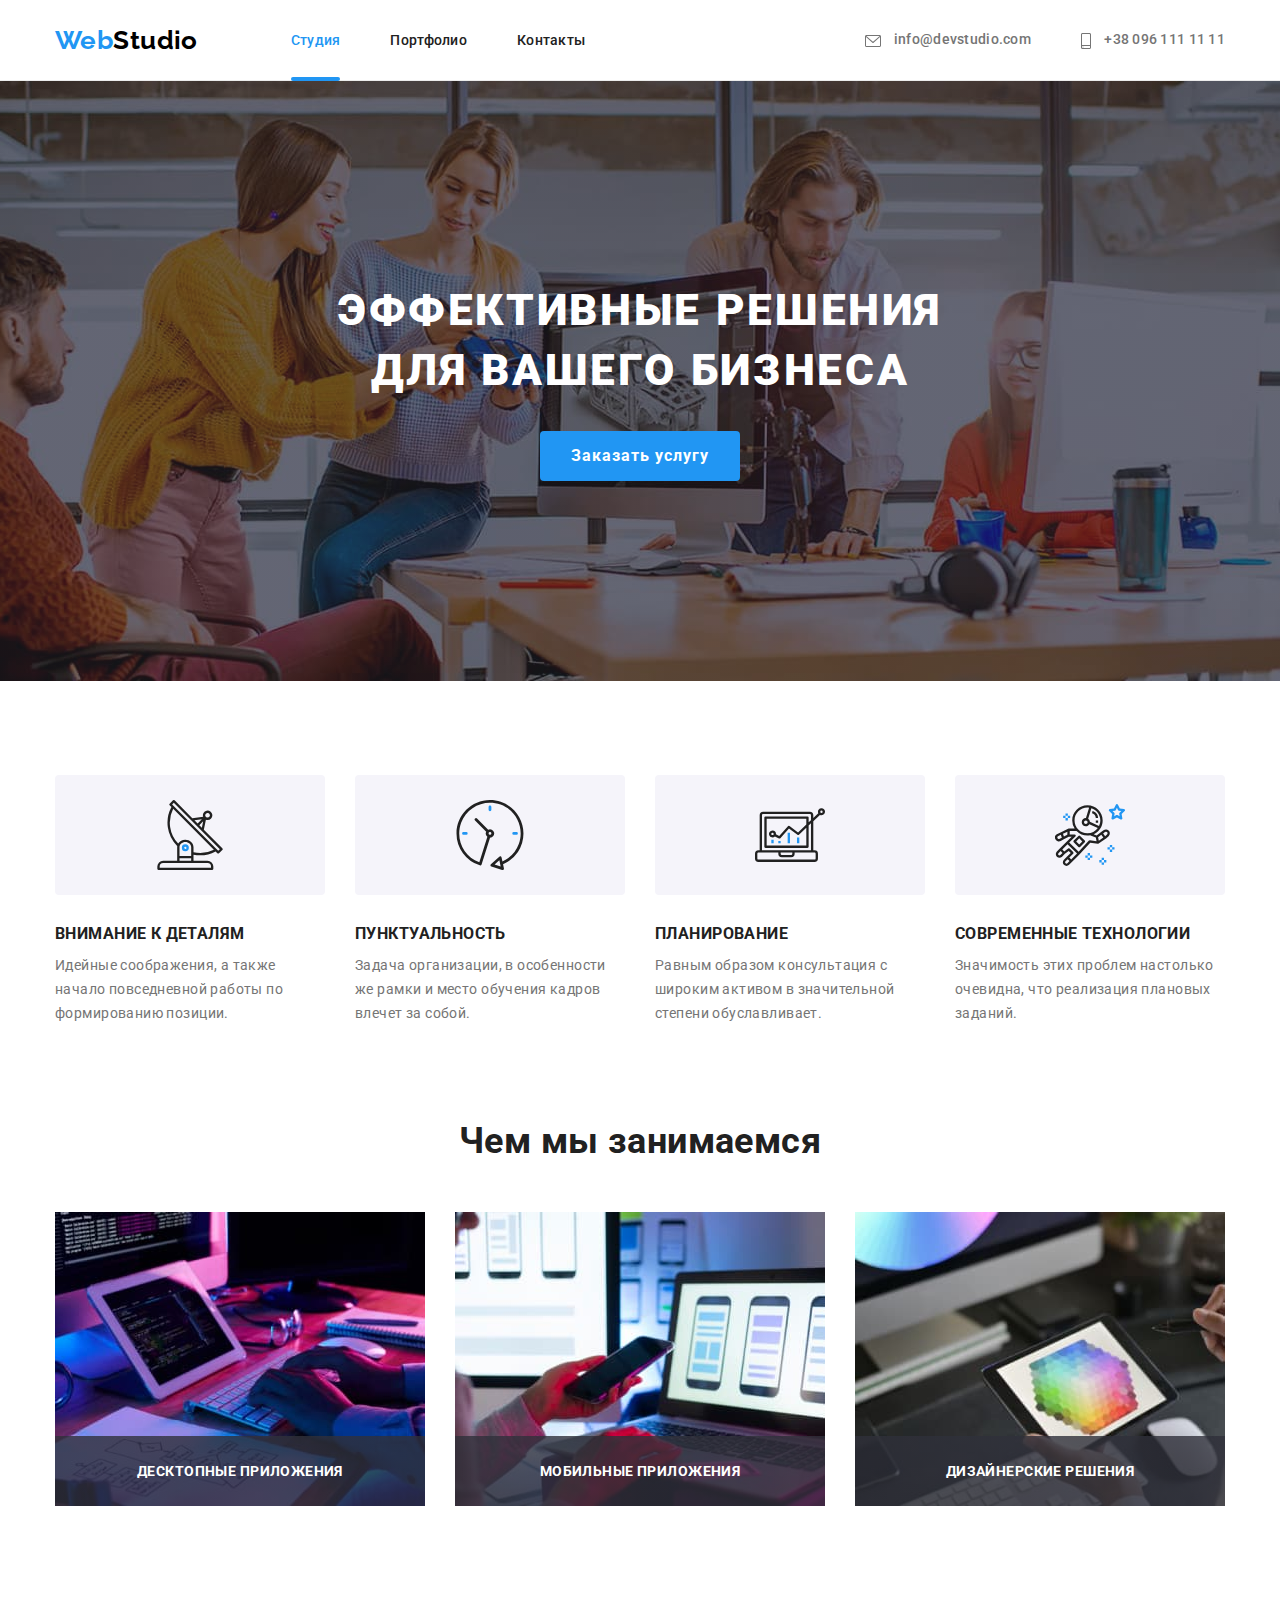
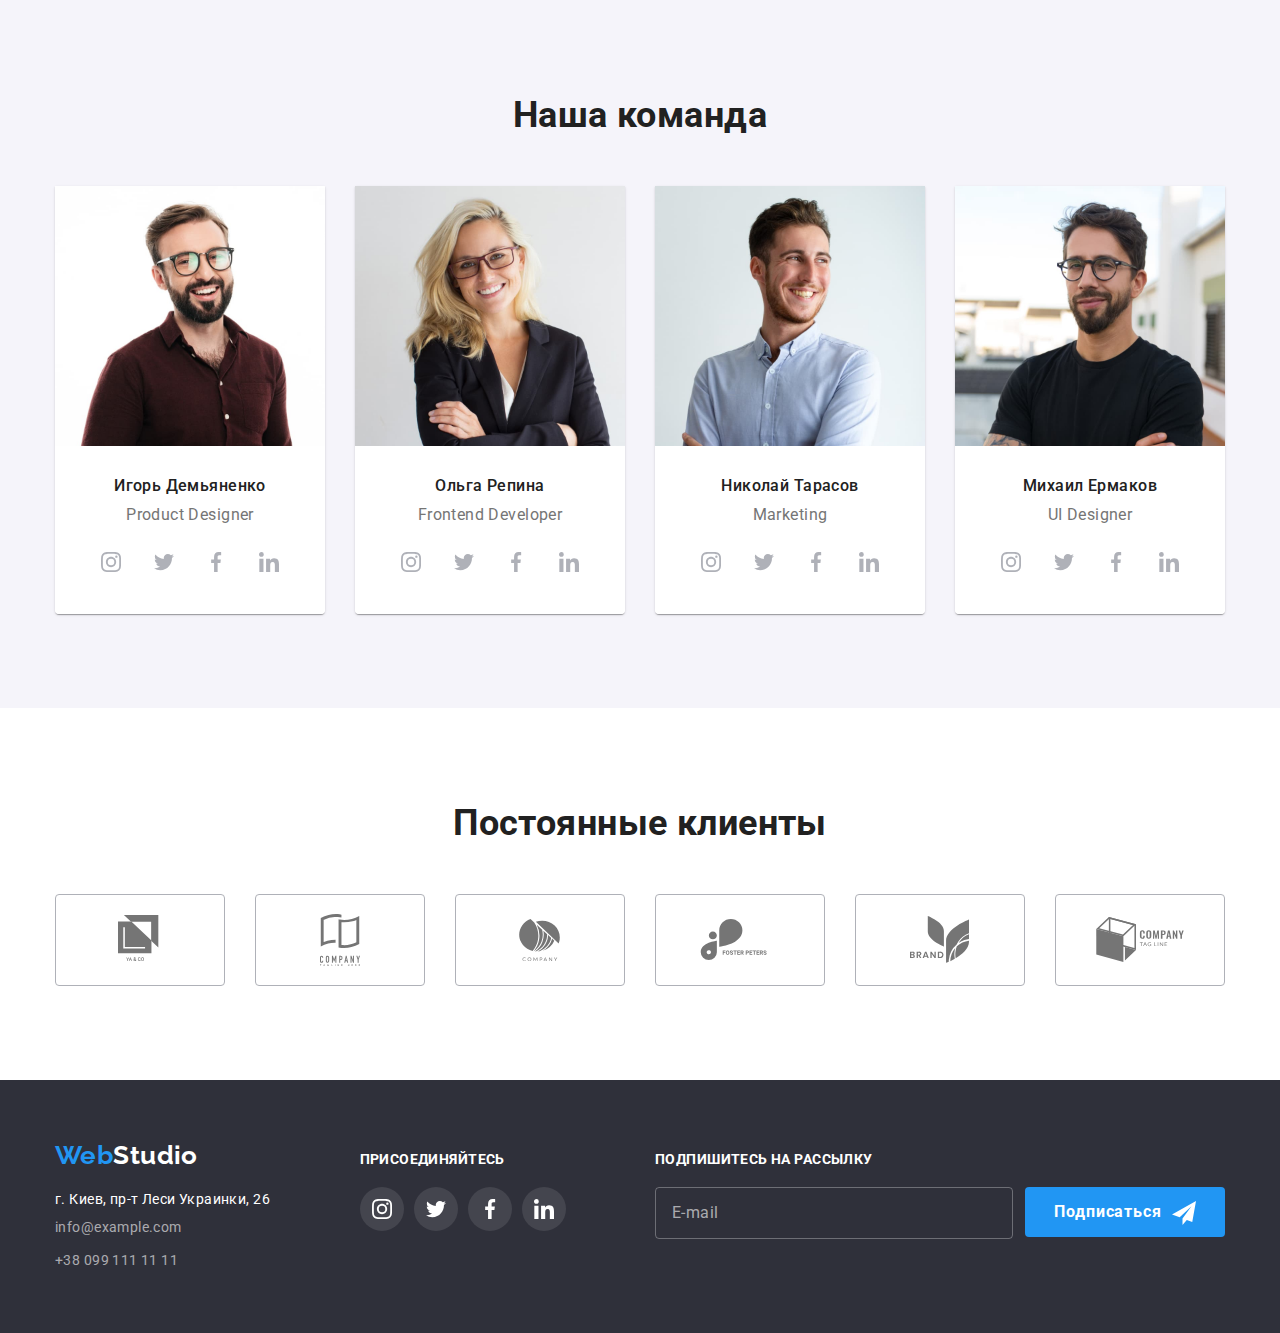
<file: index.html>
<!DOCTYPE html>
<html lang="ru">
  <head>
    <meta charset="UTF-8" />
    <meta name="viewport" content="width=device-width, initial-scale=1.0" />
    <title>WebStudio</title>
    <link rel="preconnect" href="https://fonts.gstatic.com" />
    <link
      href="https://fonts.googleapis.com/css2?family=Oleo+Script&family=Raleway:wght@700&family=Roboto:wght@400;500;700;900&display=swap"
      rel="stylesheet"
    />
    <link
      rel="stylesheet"
      href="https://cdn.jsdelivr.net/npm/modern-normalize@1.0.0/modern-normalize.min.css"
    />
    <link rel="stylesheet" href="./css/main.min.css" />
  </head>
  <body>
    <!-- 
        Class for project: wrapper, conteiner, logo, button, listinfo
        Elements:
        Modificators:
    -->
    <!-- 
        Class for header: header, menu
        Elements:
        Modificators:
    -->
    <header class="header">
      <div class="wrapper wrapper--borderbottom">
        <div
          class="container container--forheader container--display container--aligncenter"
        >
          <p class="logo logo--inheader">
            <a class="logo__link" href="./index.html"
              >Web<span class="logo__span logo__span--dark-part"
                >Studio</span
              ></a
            >
          </p>
          <nav class="header__nav">
            <ul class="menu">
              <li class="menu__item">
                <a
                  class="menu__link menu__link--active"
                  href="./index.html"
                  tabindex="-1"
                  >Студия</a
                >
              </li>
              <li class="menu__item">
                <a class="menu__link" href="pages/portfolio.html">Портфолио</a>
              </li>
              <li class="menu__item">
                <a class="menu__link" href="#contacts">Контакты</a>
              </li>
            </ul>
          </nav>
          <ul class="listinfo listinfo--display-header">
            <li class="listinfo__item listinfo__item--margin-in-header">
              <a
                class="listinfo__link listinfo__link--view-for-header"
                href="mailto:info@devstudio.com"
              >
                <svg class="listinfo__icon" width="16" height="12">
                  <use
                    class="listinfo__icon--mailto"
                    href="./images/icons.svg#envelope"
                  ></use>
                </svg>
                info@devstudio.com</a
              >
            </li>
            <li class="listinfo__item listinfo__item--margin-in-header">
              <a
                class="listinfo__link listinfo__link--view-for-header"
                href="tel:+380961111111"
              >
                <svg class="listinfo__icon" width="10" height="16">
                  <use
                    class="listinfo__icon--tel"
                    href="./images/icons.svg#smartphone"
                  ></use>
                </svg>
                +38 096 111 11 11</a
              >
            </li>
          </ul>
        </div>
      </div>
    </header>
    <main>
      <!-- Главная секция "Герой" -->
      <section class="section section--hero">
        <div class="wrapper wrapper--background-image">
          <div class="section__block-background">
            <div class="container container--forhero">
              <h1 class="section__headline">
                Эффективные решения <br />
                для вашего бизнеса
              </h1>
              <button
                type="submit"
                class="btn-submit btn-submit--forhero"
                data-modal-open
              >
                Заказать услугу
              </button>
            </div>
          </div>
        </div>
      </section>
      <!-- Секция Особенности -->
      <section class="section section--features">
        <div class="wrapper">
          <div class="container container--forsection">
            <h2 class="section__title visually-hidden">Особенности</h2>
            <ul class="items items--type-of-grid">
              <li class="items__item items__item--for-features">
                <div
                  class="items__thumb items__thumb--for-features items__thumb--with-margin-bottom"
                >
                  <svg class="items__icon" width="70" height="70">
                    <use href="./images/icons.svg#features-antenna"></use>
                  </svg>
                </div>
                <h3 class="items__title items__title--with-margin-bottom">
                  Внимание к деталям
                </h3>
                <p class="items__text">
                  Идейные соображения, а также начало повседневной работы по
                  формированию позиции.
                </p>
              </li>
              <li class="items__item items__item--for-features">
                <div
                  class="items__thumb items__thumb--for-features items__thumb--with-margin-bottom"
                >
                  <svg class="items__icon" width="70" height="70">
                    <use href="./images/icons.svg#features-clock"></use>
                  </svg>
                </div>
                <h3 class="items__title items__title--with-margin-bottom">
                  Пунктуальность
                </h3>
                <p class="items__text">
                  Задача организации, в особенности же рамки и место обучения
                  кадров влечет за собой.
                </p>
              </li>
              <li class="items__item items__item--for-features">
                <div
                  class="items__thumb items__thumb--for-features items__thumb--with-margin-bottom"
                >
                  <svg class="items__icon" width="70" height="70">
                    <use href="./images/icons.svg#features-diagram"></use>
                  </svg>
                </div>
                <h3 class="items__title items__title--with-margin-bottom">
                  Планирование
                </h3>
                <p class="items__text">
                  Равным образом консультация с широким активом в значительной
                  степени обуславливает.
                </p>
              </li>
              <li class="items__item items__item--for-features">
                <div
                  class="items__thumb items__thumb--for-features items__thumb--with-margin-bottom"
                >
                  <svg class="items__icon" width="70" height="70">
                    <use href="./images/icons.svg#features-astronaut"></use>
                  </svg>
                </div>
                <h3 class="items__title items__title--with-margin-bottom">
                  Современные технологии
                </h3>
                <p class="items__text">
                  Значимость этих проблем настолько очевидна, что реализация
                  плановых заданий.
                </p>
              </li>
            </ul>
          </div>
        </div>
      </section>
      <!-- Секция Чем мы занимаемся -->
      <section class="section section--portfolio">
        <div class="wrapper">
          <div class="container container--forportfolio">
            <h2 class="section__title">Чем мы занимаемся</h2>
            <ul class="items">
              <li class="items__item items__item--relative">
                <img
                  src="./images/what_doing_1.jpg"
                  alt="Десктопные приложения"
                  width="370"
                />
                <div class="items__overlay items__overlay--bg-img">
                  <h3 class="items__title items__overlay-title">
                    Десктопные приложения
                  </h3>
                </div>
              </li>
              <li class="items__item items__item--relative">
                <img
                  src="./images/what_doing_2.jpg"
                  alt="Мобильные приложения"
                  width="370"
                />
                <div class="items__overlay items__overlay--bg-img">
                  <h3 class="items__title items__overlay-title">
                    Мобильные приложения
                  </h3>
                </div>
              </li>
              <li class="items__item items__item--relative">
                <img
                  src="./images/what_doing_3.jpg"
                  alt="Дизайнерские решения"
                  width="370"
                />
                <div class="items__overlay items__overlay--bg-img">
                  <h3 class="items__title items__overlay-title">
                    Дизайнерские решения
                  </h3>
                </div>
              </li>
            </ul>
          </div>
        </div>
      </section>
      <!-- Наша команда -->
      <section class="section section--ourteam">
        <div class="wrapper">
          <div class="container container--forsection">
            <h2 class="section__title">Наша команда</h2>
            <ul class="cards cards--type-of-grid">
              <li
                class="cards__card cards__card--text-centered cards__card--for-ourteam"
              >
                <div class="cards__thumb">
                  <img
                    src="./images/igor_demjanenko.jpg"
                    alt="Игорь Демьяненко"
                    class="cards__img"
                    width="270"
                  />
                </div>
                <div class="cards__desc cards__desc--for-ourteam">
                  <h3
                    class="cards__title cards__title--normal cards__title--block"
                  >
                    Игорь Демьяненко
                  </h3>
                  <p
                    class="cards__text cards__text--block cards__text--for-ourteam"
                  >
                    Product Designer
                  </p>
                  <ul class="social-list social-list--for-ourteam">
                    <li class="social-list__item">
                      <a class="social-list__link" href="https://instagram.com">
                        <svg class="social-list__icon" width="20" height="20">
                          <use href="./images/icons.svg#social-instagram"></use>
                        </svg>
                      </a>
                    </li>
                    <li class="social-list__item">
                      <a class="social-list__link" href="https://twitter.com">
                        <svg class="social-list__icon" width="20" height="20">
                          <use href="./images/icons.svg#social-twitter"></use>
                        </svg>
                      </a>
                    </li>
                    <li class="social-list__item">
                      <a class="social-list__link" href="https://facebook.com">
                        <svg class="social-list__icon" width="20" height="20">
                          <use href="./images/icons.svg#social-facebook"></use>
                        </svg>
                      </a>
                    </li>
                    <li class="social-list__item">
                      <a class="social-list__link" href="https://linkedin.com">
                        <svg class="social-list__icon" width="20" height="20">
                          <use href="./images/icons.svg#social-linkedin"></use>
                        </svg>
                      </a>
                    </li>
                  </ul>
                </div>
              </li>
              <li
                class="cards__card cards__card--text-centered cards__card--for-ourteam"
              >
                <div class="cards__thumb">
                  <img
                    src="./images/olga_repina.jpg"
                    alt="Ольга Репина"
                    class="cards__img"
                    width="270"
                  />
                </div>
                <div class="cards__desc cards__desc--for-ourteam">
                  <h3
                    class="cards__title cards__title--normal cards__title--block"
                  >
                    Ольга Репина
                  </h3>
                  <p
                    class="cards__text cards__text--block cards__text--for-ourteam"
                  >
                    Frontend Developer
                  </p>
                  <ul class="social-list social-list--for-ourteam">
                    <li class="social-list__item">
                      <a class="social-list__link" href="https://instagram.com">
                        <svg class="social-list__icon" width="20" height="20">
                          <use href="./images/icons.svg#social-instagram"></use>
                        </svg>
                      </a>
                    </li>
                    <li class="social-list__item">
                      <a class="social-list__link" href="https://twitter.com">
                        <svg class="social-list__icon" width="20" height="20">
                          <use href="./images/icons.svg#social-twitter"></use>
                        </svg>
                      </a>
                    </li>
                    <li class="social-list__item">
                      <a class="social-list__link" href="https://facebook.com">
                        <svg class="social-list__icon" width="20" height="20">
                          <use href="./images/icons.svg#social-facebook"></use>
                        </svg>
                      </a>
                    </li>
                    <li class="social-list__item">
                      <a class="social-list__link" href="https://linkedin.com">
                        <svg class="social-list__icon" width="20" height="20">
                          <use href="./images/icons.svg#social-linkedin"></use>
                        </svg>
                      </a>
                    </li>
                  </ul>
                </div>
              </li>
              <li
                class="cards__card cards__card--text-centered cards__card--for-ourteam"
              >
                <div class="cards__thumb">
                  <img
                    src="./images/nikolay_tarasov.jpg"
                    alt="Николай Тарасов"
                    class="cards__img"
                    width="270"
                  />
                </div>
                <div class="cards__desc cards__desc--for-ourteam">
                  <h3
                    class="cards__title cards__title--normal cards__title--block"
                  >
                    Николай Тарасов
                  </h3>
                  <p
                    class="cards__text cards__text--block cards__text--for-ourteam"
                  >
                    Marketing
                  </p>
                  <ul class="social-list social-list--for-ourteam">
                    <li class="social-list__item">
                      <a class="social-list__link" href="https://instagram.com">
                        <svg class="social-list__icon" width="20" height="20">
                          <use href="./images/icons.svg#social-instagram"></use>
                        </svg>
                      </a>
                    </li>
                    <li class="social-list__item">
                      <a class="social-list__link" href="https://twitter.com">
                        <svg class="social-list__icon" width="20" height="20">
                          <use href="./images/icons.svg#social-twitter"></use>
                        </svg>
                      </a>
                    </li>
                    <li class="social-list__item">
                      <a class="social-list__link" href="https://facebook.com">
                        <svg class="social-list__icon" width="20" height="20">
                          <use href="./images/icons.svg#social-facebook"></use>
                        </svg>
                      </a>
                    </li>
                    <li class="social-list__item">
                      <a class="social-list__link" href="https://linkedin.com">
                        <svg class="social-list__icon" width="20" height="20">
                          <use href="./images/icons.svg#social-linkedin"></use>
                        </svg>
                      </a>
                    </li>
                  </ul>
                </div>
              </li>
              <li
                class="cards__card cards__card--text-centered cards__card--for-ourteam"
              >
                <div class="cards__thumb">
                  <img
                    src="./images/mihail_ermakov.jpg"
                    alt="Михаил Ермаков"
                    class="cards__img"
                    width="270"
                  />
                </div>
                <div class="cards__desc cards__desc--for-ourteam">
                  <h3
                    class="cards__title cards__title--normal cards__title--block"
                  >
                    Михаил Ермаков
                  </h3>
                  <p
                    class="cards__text cards__text--block cards__text--for-ourteam"
                  >
                    UI Designer
                  </p>
                  <ul class="social-list social-list--for-ourteam">
                    <li class="social-list__item">
                      <a class="social-list__link" href="https://instagram.com">
                        <svg class="social-list__icon" width="20" height="20">
                          <use href="./images/icons.svg#social-instagram"></use>
                        </svg>
                      </a>
                    </li>
                    <li class="social-list__item">
                      <a class="social-list__link" href="https://twitter.com">
                        <svg class="social-list__icon" width="20" height="20">
                          <use href="./images/icons.svg#social-twitter"></use>
                        </svg>
                      </a>
                    </li>
                    <li class="social-list__item">
                      <a class="social-list__link" href="https://facebook.com">
                        <svg class="social-list__icon" width="20" height="20">
                          <use href="./images/icons.svg#social-facebook"></use>
                        </svg>
                      </a>
                    </li>
                    <li class="social-list__item">
                      <a class="social-list__link" href="https://linkedin.com">
                        <svg class="social-list__icon" width="20" height="20">
                          <use href="./images/icons.svg#social-linkedin"></use>
                        </svg>
                      </a>
                    </li>
                  </ul>
                </div>
              </li>
            </ul>
          </div>
        </div>
      </section>
      <!-- Section clients -->
      <section class="section section--clients">
        <div class="wrapper">
          <!-- <div class="background"> -->
          <div class="container container--forsection">
            <h2 class="section__title">Постоянные клиенты</h2>
            <ul class="items items--type-of-grid">
              <li class="items__item items__item--for-clients">
                <a class="items__link" href="#">
                  <div class="items__thumb items__thumb--for-clients">
                    <svg class="items__icon" width="44.27" height="49.23">
                      <use href="./images/icons.svg#client-yaandco"></use>
                    </svg>
                  </div>
                </a>
              </li>
              <li class="items__item items__item--for-clients">
                <a class="items__link" href="#">
                  <div class="items__thumb items__thumb--for-clients">
                    <svg class="items__icon" width="40" height="52">
                      <use href="./images/icons.svg#client-taglinehere"></use>
                    </svg>
                  </div>
                </a>
              </li>
              <li class="items__item items__item--for-clients">
                <a class="items__link" href="#">
                  <div class="items__thumb items__thumb--for-clients">
                    <svg class="items__icon" width="41" height="42.6">
                      <use href="./images/icons.svg#client-company"></use>
                    </svg>
                  </div>
                </a>
              </li>
              <li class="items__item items__item--for-clients">
                <a class="items__link" href="#">
                  <div class="items__thumb items__thumb--for-clients">
                    <svg class="items__icon" width="79.66" height="42.02">
                      <use href="./images/icons.svg#client-fosterpeters"></use>
                    </svg>
                  </div>
                </a>
              </li>
              <li class="items__item items__item--for-clients">
                <a class="items__link" href="#">
                  <div class="items__thumb items__thumb--for-clients">
                    <svg class="items__icon" width="59" height="47">
                      <use href="./images/icons.svg#client-brand"></use>
                    </svg>
                  </div>
                </a>
              </li>
              <li class="items__item items__item--for-clients">
                <a class="items__link" href="#">
                  <div class="items__thumb items__thumb--for-clients">
                    <svg class="items__icon" width="88.48" height="45.44">
                      <use href="./images/icons.svg#client-tagline"></use>
                    </svg>
                  </div>
                </a>
              </li>
            </ul>
          </div>
          <!-- </div> -->
        </div>
      </section>
    </main>
    <!-- section FOOTER -->
    <footer class="footer" id="contacts">
      <div class="wrapper footer__wrapper">
        <div
          class="container container--forfooter container--display container--spacebetween"
        >
          <div class="footer__block-contact">
            <p class="logo logo--infooter">
              <a class="logo__link" href="./index.html"
                >Web<span class="logo__span logo__span--light-part"
                  >Studio</span
                >
              </a>
            </p>
            <address class="footer__address">
              <p class="footer__address-desc">
                г. Киев, пр-т Леси Украинки, 26
              </p>
              <ul class="listinfo footer__listinfo">
                <li class="listinfo__item listinfo__item--margin-in-footer">
                  <a
                    class="listinfo__link listinfo__link--view-for-footer"
                    href="mailto:info@example.com"
                    >info@example.com</a
                  >
                </li>
                <li class="listinfo__item listinfo__item--margin-in-footer">
                  <a
                    class="listinfo__link listinfo__link--view-for-footer"
                    href="tel:+380991111111"
                    >+38 099 111 11 11</a
                  >
                </li>
              </ul>
            </address>
          </div>
          <div class="footer__block-social">
            <h2 class="footer__title">Присоединяйтесь</h2>
            <ul class="social-list social-list--for-footer">
              <li class="social-list__item-footer">
                <a
                  class="social-list__link social-list__link--whitecolor"
                  href="https://instagram.com"
                >
                  <svg class="social-list__icon" width="20" height="20">
                    <use href="./images/icons.svg#social-instagram"></use>
                  </svg>
                </a>
              </li>
              <li class="social-list__item-footer">
                <a
                  class="social-list__link social-list__link--whitecolor"
                  href="https://twitter.com"
                >
                  <svg class="social-list__icon" width="20" height="20">
                    <use href="./images/icons.svg#social-twitter"></use>
                  </svg>
                </a>
              </li>
              <li class="social-list__item-footer">
                <a
                  class="social-list__link social-list__link--whitecolor"
                  href="https://facebook.com"
                >
                  <svg class="social-list__icon" width="20" height="20">
                    <use href="./images/icons.svg#social-facebook"></use>
                  </svg>
                </a>
              </li>
              <li class="social-list__item-footer">
                <a
                  class="social-list__link social-list__link--whitecolor"
                  href="https://linkedin.com"
                >
                  <svg class="social-list__icon" width="20" height="20">
                    <use href="./images/icons.svg#social-linkedin"></use>
                  </svg>
                </a>
              </li>
            </ul>
          </div>
          <div class="footer__block-subscribe">
            <h2 class="footer__title">Подпишитесь на рассылку</h2>
            <form class="form-subscribe">
              <input
                type="email"
                name="input-email"
                class="form-subscribe__input-email"
                placeholder="E-mail"
              />
              <button
                type="submit"
                class="btn-submit form-subscribe__btn-submit"
              >
                Подписаться<svg
                  class="btn-submit__icon btn-submit__icon--right-of-text"
                  width="24"
                  height="24"
                >
                  <use href="./images/icons.svg#icon-send"></use>
                </svg>
              </button>
            </form>
          </div>
        </div>
      </div>
    </footer>
    <!-- modal window -->
    <div class="backdrop backdrop--is-hidden" data-modal>
      <div class="modal-order">
        <button class="modal-order__btn-close" data-modal-close>
          <svg class="modal-order__close-icon" width="30" height="30">
            <use href="./images/icons.svg#modal-btn-close"></use>
          </svg>
        </button>
        <form class="modal-order__form">
          <p class="modal-order__title">
            Оставьте свои данные, мы вам перезвоним
          </p>
          <label class="modal-order__wrap-input">
            <span class="modal-order__label">Имя</span>
            <input type="text" name="modal-name" class="modal-order__input" />
            <svg class="modal-order__field-icon" width="18" height="18">
              <use href="./images/icons.svg#icon-person"></use>
            </svg>
          </label>
          <label class="modal-order__wrap-input">
            <span class="modal-order__label">Телефон</span>
            <input type="tel" name="modal-tel" class="modal-order__input" />
            <svg class="modal-order__field-icon" width="18" height="18">
              <use href="./images/icons.svg#icon-phone"></use>
            </svg>
          </label>
          <label class="modal-order__wrap-input">
            <span class="modal-order__label">Почта</span>
            <input
              type="email"
              id="modal-email"
              name="modal-email"
              class="modal-order__input"
            />
            <svg class="modal-order__field-icon" width="18" height="18">
              <use href="./images/icons.svg#icon-email"></use>
            </svg>
          </label>
          <label for="modal-textarea-comment" class="modal-order__wrap-input">
            <span class="modal-order__label">Комментарий</span>
            <textarea
              id="modal-textarea-comment"
              name="modal-comment"
              class="modal-order__input modal-order__textarea"
              cols="30"
              rows="4"
              placeholder="Введите текст"
            ></textarea>
          </label>

          <div>
            <label
              for="modal-chbox-accept-terms"
              class="modal-order__accept-terms-field"
            >
              <input
                type="checkbox"
                id="modal-chbox-accept-terms"
                name="modal-chbox-accept-terms"
                class="modal-order__chbox-accept-terms visually-hidden"
              />
              <svg class="modal-order__chbox-icon" width="16" height="15">
                <use href="./images/icons.svg#icon-check"></use>
              </svg>
              <span class="modal-order__checkbox-label">
                Соглашаюсь с рассылкой и принимаю
                <a href="#" class="modal-order__link-terms">Условия договора</a>
              </span>
            </label>
          </div>

          <button type="submit" class="btn-submit modal-order__btn-submit">
            Отправить
          </button>
        </form>
      </div>
    </div>
    <script src="./js/modal.js"></script>
  </body>
</html>
</file>
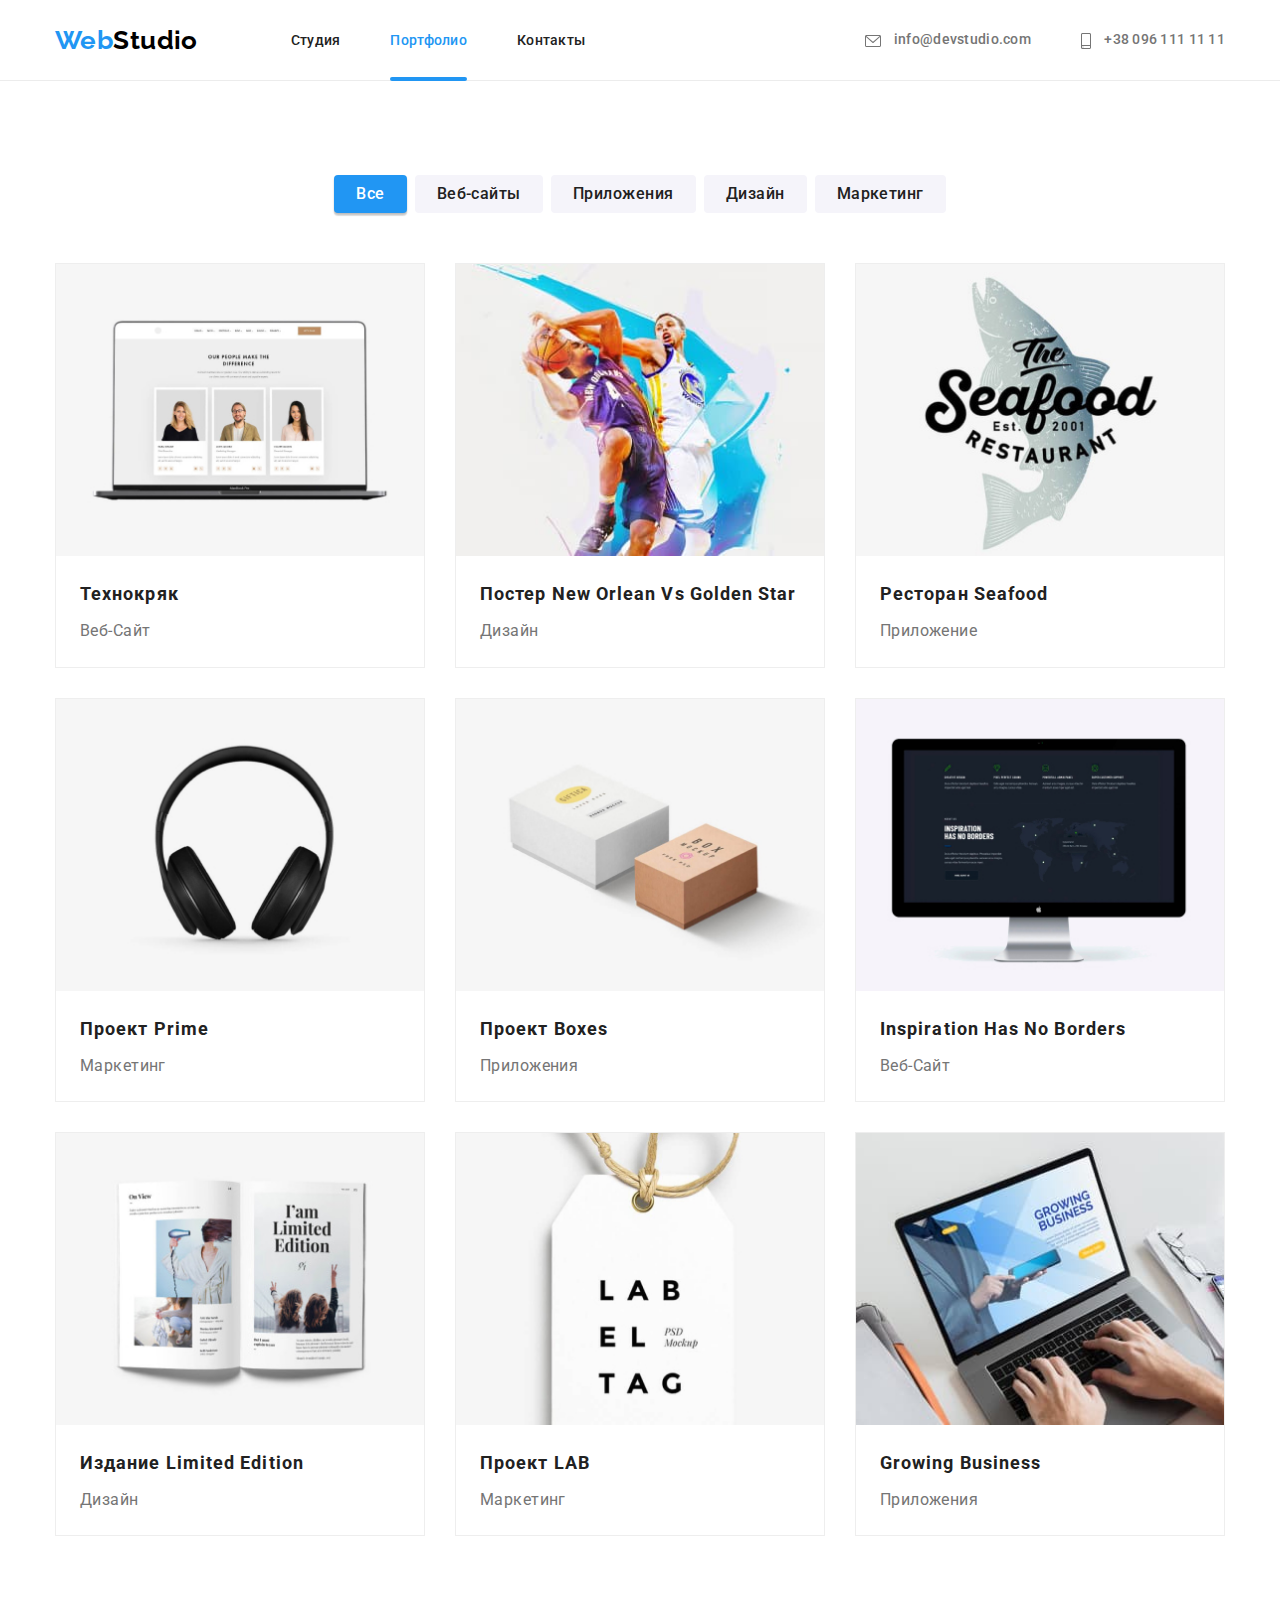
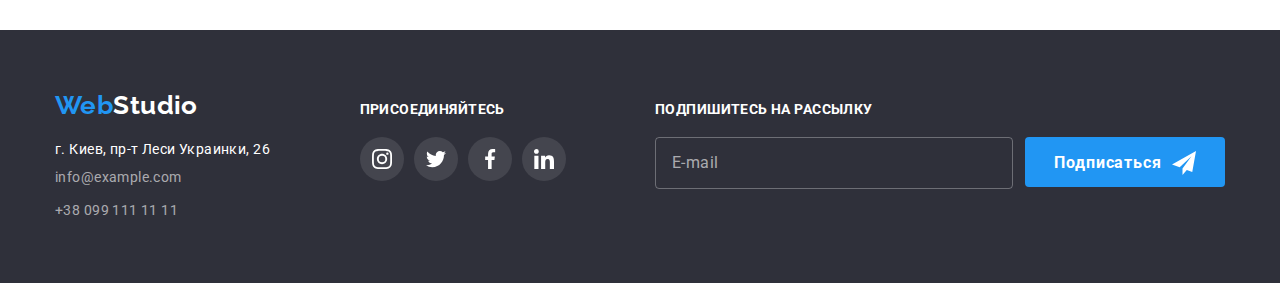
<file: pages/portfolio.html>
<!DOCTYPE html>
<html lang="ru">
  <head>
    <meta charset="UTF-8" />
    <meta http-equiv="X-UA-Compatible" content="IE=edge" />
    <meta name="viewport" content="width=device-width, initial-scale=1.0" />
    <title>Портфолио</title>
    <link rel="preconnect" href="https://fonts.gstatic.com" />
    <link
      href="https://fonts.googleapis.com/css2?family=Oleo+Script&family=Raleway:wght@700&family=Roboto:wght@400;500;700&display=swap"
      rel="stylesheet"
    />
    <link
      rel="stylesheet"
      href="https://cdn.jsdelivr.net/npm/modern-normalize@1.0.0/modern-normalize.min.css"
    />
    <link rel="stylesheet" href="../css/main.min.css" />
  </head>
  <body>
    <header class="header">
      <div class="wrapper wrapper--borderbottom">
        <div
          class="container container--forheader container--display container--aligncenter"
        >
          <p class="logo logo--inheader">
            <a class="logo__link" href="../index.html"
              >Web<span class="logo__span logo__span--dark-part"
                >Studio</span
              ></a
            >
          </p>
          <nav class="header__nav">
            <ul class="menu">
              <li class="menu__item">
                <a class="menu__link" href="../index.html">Студия</a>
              </li>
              <li class="menu__item">
                <a
                  class="menu__link menu__link--active"
                  href="portfolio.html"
                  tabindex="-1"
                  >Портфолио</a
                >
              </li>
              <li class="menu__item">
                <a class="menu__link" href="#contacts">Контакты</a>
              </li>
            </ul>
          </nav>
          <ul class="listinfo listinfo--display-header">
            <li class="listinfo__item listinfo__item--margin-in-header">
              <a
                class="listinfo__link listinfo__link--view-for-header"
                href="mailto:info@devstudio.com"
              >
                <svg class="listinfo__icon" width="16" height="12">
                  <use
                    class="listinfo__icon--mailto"
                    href="../images/icons.svg#envelope"
                  ></use>
                </svg>
                info@devstudio.com</a
              >
            </li>
            <li class="listinfo__item listinfo__item--margin-in-header">
              <a
                class="listinfo__link listinfo__link--view-for-header"
                href="tel:+380961111111"
              >
                <svg class="listinfo__icon" width="10" height="16">
                  <use
                    class="listinfo__icon--tel"
                    href="../images/icons.svg#smartphone"
                  ></use>
                </svg>
                +38 096 111 11 11</a
              >
            </li>
          </ul>
        </div>
      </div>
    </header>
    <main>
      <section class="page-portfolio">
        <div class="container container--forsection">
          <h1 class="section__title visually-hidden">Наши работы</h1>
          <!-- Группа кнопок для фильтра работ -->
          <ul class="nav-filter">
            <li class="nav-filter__item">
              <button
                class="btn-submit nav-filter__btn-submit nav-filter__btn-submit--active"
                type="submit"
                tabindex="-1"
              >
                Все
              </button>
            </li>
            <li class="nav-filter__item">
              <button class="btn-submit nav-filter__btn-submit" type="submit">
                Веб-сайты
              </button>
            </li>
            <li class="nav-filter__item">
              <button class="btn-submit nav-filter__btn-submit" type="submit">
                Приложения
              </button>
            </li>
            <li class="nav-filter__item">
              <button class="btn-submit nav-filter__btn-submit" type="submit">
                Дизайн
              </button>
            </li>
            <li class="nav-filter__item">
              <button class="btn-submit nav-filter__btn-submit" type="submit">
                Маркетинг
              </button>
            </li>
          </ul>
          <!-- Группа карточек с работами -->
          <div class="page-portfolio__cards-container">
            <ul class="cards cards--type-of-grid">
              <li class="cards__card cards__card--for-page-portfolio">
                <a class="cards__link" href="#">
                  <div class="cards__thumb">
                    <img
                      src="../images/portfolio1.jpg"
                      alt="Веб-сайт Технокряк"
                    />
                    <div class="cards__overlay">
                      <p class="cards__overlay-desc">
                        Технокряк это современная площадка распространения
                        коронавируса. Компании используют эту платформу для
                        цифрового шпионажа и атак на защищённые сервера
                        конкурентов.
                      </p>
                    </div>
                  </div>
                  <div class="cards__desc cards__desc--for-page-portfolio">
                    <h2 class="cards__title cards__title--bold">Технокряк</h2>
                    <p class="cards__text cards__text--for-page-portfolio">
                      Веб-сайт
                    </p>
                  </div>
                </a>
              </li>
              <li class="cards__card cards__card--for-page-portfolio">
                <a class="cards__link" href="#">
                  <div class="cards__thumb">
                    <img
                      src="../images/portfolio2.jpg"
                      alt="Дизайн Постер New Orlean vs Golden Star"
                    />
                    <div class="cards__overlay">
                      <p class="cards__overlay-desc">
                        Lorem ipsum dolor sit amet consectetur adipisicing elit.
                        Asperiores, eum quasi consequatur numquam atque
                        voluptatum nemo natus ab. Necessitatibus, asperiores!
                      </p>
                    </div>
                  </div>
                  <div class="cards__desc cards__desc--for-page-portfolio">
                    <h2 class="cards__title cards__title--bold">
                      Постер New Orlean vs Golden Star
                    </h2>
                    <p class="cards__text cards__text--for-page-portfolio">
                      Дизайн
                    </p>
                  </div>
                </a>
              </li>
              <li class="cards__card cards__card--for-page-portfolio">
                <a class="cards__link" href="#">
                  <div class="cards__thumb">
                    <img
                      src="../images/portfolio3.jpg"
                      alt="Приложение Ресторан Seafood"
                    />
                    <div class="cards__overlay">
                      <p class="cards__overlay-desc">
                        Lorem ipsum dolor sit amet consectetur adipisicing elit.
                        Asperiores, eum quasi consequatur numquam atque
                        voluptatum nemo natus ab. Necessitatibus, asperiores!
                      </p>
                    </div>
                  </div>
                  <div class="cards__desc cards__desc--for-page-portfolio">
                    <h2 class="cards__title cards__title--bold">
                      Ресторан Seafood
                    </h2>
                    <p class="cards__text cards__text--for-page-portfolio">
                      Приложение
                    </p>
                  </div>
                </a>
              </li>
              <li class="cards__card cards__card--for-page-portfolio">
                <a class="cards__link" href="#">
                  <div class="cards__thumb">
                    <img
                      src="../images/portfolio4.jpg"
                      alt="Маркетинг Проект Prime"
                    />
                    <div class="cards__overlay">
                      <p class="cards__overlay-desc">
                        Lorem ipsum dolor sit amet consectetur adipisicing elit.
                        Asperiores, eum quasi consequatur numquam atque
                        voluptatum nemo natus ab. Necessitatibus, asperiores!
                      </p>
                    </div>
                  </div>
                  <div class="cards__desc cards__desc--for-page-portfolio">
                    <h2 class="cards__title cards__title--bold">
                      Проект Prime
                    </h2>
                    <p class="cards__text cards__text--for-page-portfolio">
                      Маркетинг
                    </p>
                  </div>
                </a>
              </li>
              <li class="cards__card cards__card--for-page-portfolio">
                <a class="cards__link" href="#">
                  <div class="cards__thumb">
                    <img
                      src="../images/portfolio5.jpg"
                      alt="Приложение Проект Boxes"
                    />
                    <div class="cards__overlay">
                      <p class="cards__overlay-desc">
                        Lorem ipsum dolor sit amet consectetur adipisicing elit.
                        Asperiores, eum quasi consequatur numquam atque
                        voluptatum nemo natus ab. Necessitatibus, asperiores!
                      </p>
                    </div>
                  </div>
                  <div class="cards__desc cards__desc--for-page-portfolio">
                    <h2 class="cards__title cards__title--bold">
                      Проект Boxes
                    </h2>
                    <p class="cards__text cards__text--for-page-portfolio">
                      Приложения
                    </p>
                  </div>
                </a>
              </li>
              <li class="cards__card cards__card--for-page-portfolio">
                <a class="cards__link" href="#">
                  <div class="cards__thumb">
                    <img
                      src="../images/portfolio6.jpg"
                      alt="Веб-сайт Inspiration has no Borders"
                    />
                    <div class="cards__overlay">
                      <p class="cards__overlay-desc">
                        Lorem ipsum dolor sit amet consectetur adipisicing elit.
                        Asperiores, eum quasi consequatur numquam atque
                        voluptatum nemo natus ab. Necessitatibus, asperiores!
                      </p>
                    </div>
                  </div>
                  <div class="cards__desc cards__desc--for-page-portfolio">
                    <h2 class="cards__title cards__title--bold">
                      Inspiration has no Borders
                    </h2>
                    <p class="cards__text cards__text--for-page-portfolio">
                      Веб-сайт
                    </p>
                  </div>
                </a>
              </li>
              <li class="cards__card cards__card--for-page-portfolio">
                <a class="cards__link" href="#">
                  <div class="cards__thumb">
                    <img
                      src="../images/portfolio7.jpg"
                      alt="Дизайн Издание Limited Edition"
                    />
                    <div class="cards__overlay">
                      <p class="cards__overlay-desc">
                        Lorem ipsum dolor sit amet consectetur adipisicing elit.
                        Asperiores, eum quasi consequatur numquam atque
                        voluptatum nemo natus ab. Necessitatibus, asperiores!
                      </p>
                    </div>
                  </div>
                  <div class="cards__desc cards__desc--for-page-portfolio">
                    <h2 class="cards__title cards__title--bold">
                      Издание Limited Edition
                    </h2>
                    <p class="cards__text cards__text--for-page-portfolio">
                      Дизайн
                    </p>
                  </div>
                </a>
              </li>
              <li class="cards__card cards__card--for-page-portfolio">
                <a class="cards__link" href="#">
                  <div class="cards__thumb">
                    <img
                      src="../images/portfolio8.jpg"
                      alt="Маркетинг Проект LAB"
                    />
                    <div class="cards__overlay">
                      <p class="cards__overlay-desc">
                        Lorem ipsum dolor sit amet consectetur adipisicing elit.
                        Asperiores, eum quasi consequatur numquam atque
                        voluptatum nemo natus ab. Necessitatibus, asperiores!
                      </p>
                    </div>
                  </div>
                  <div class="cards__desc cards__desc--for-page-portfolio">
                    <h2 class="cards__title cards__title--bold">Проект LAB</h2>
                    <p class="cards__text cards__text--for-page-portfolio">
                      Маркетинг
                    </p>
                  </div>
                </a>
              </li>
              <li class="cards__card cards__card--for-page-portfolio">
                <a class="cards__link" href="#">
                  <div class="cards__thumb">
                    <img
                      src="../images/portfolio9.jpg"
                      alt="Приложение Growing Business"
                    />
                    <div class="cards__overlay">
                      <p class="cards__overlay-desc">
                        Lorem ipsum dolor sit amet consectetur adipisicing elit.
                        Consectetur, quam repellat cumque expedita quaerat
                        eveniet libero assumenda enim voluptatibus fugiat
                        officiis. Neque minima nulla, qui numquam placeat
                        tempora porro! Soluta mollitia doloremque ipsam deleniti
                        deserunt nostrum consequatur pariatur error eaque
                        laboriosam laborum alias quis dolor autem perspiciatis
                        natus quaerat eos doloribus, ex optio excepturi. Qui
                        facere temporibus inventore asperiores atque tempora
                        ratione neque eum, eaque expedita sed non omnis corrupti
                        corporis dicta veniam illum, harum rem numquam
                        laudantium dignissimos laboriosam esse. Officia ut
                        reprehenderit ipsa saepe ex sequi? Nisi ducimus
                        voluptates perferendis quidem expedita repudiandae
                        explicabo omnis necessitatibus dolores ipsa.
                      </p>
                    </div>
                  </div>
                  <div class="cards__desc cards__desc--for-page-portfolio">
                    <h2 class="cards__title cards__title--bold">
                      Growing Business
                    </h2>
                    <p class="cards__text cards__text--for-page-portfolio">
                      Приложения
                    </p>
                  </div>
                </a>
              </li>
            </ul>
          </div>
        </div>
      </section>
    </main>
    <!-- Section FOOTER -->
    <footer class="footer" id="contacts">
      <div class="wrapper footer__wrapper">
        <div
          class="container container--forfooter container--display container--spacebetween"
        >
          <div class="footer__block-contact">
            <p class="logo logo--infooter">
              <a class="logo__link" href="../index.html"
                >Web<span class="logo__span logo__span--light-part"
                  >Studio</span
                >
              </a>
            </p>
            <address class="footer__address">
              <p class="footer__address-desc">
                г. Киев, пр-т Леси Украинки, 26
              </p>
              <ul class="listinfo footer__listinfo">
                <li class="listinfo__item listinfo__item--margin-in-footer">
                  <a
                    class="listinfo__link listinfo__link--view-for-footer"
                    href="mailto:info@example.com"
                    >info@example.com</a
                  >
                </li>
                <li class="listinfo__item listinfo__item--margin-in-footer">
                  <a
                    class="listinfo__link listinfo__link--view-for-footer"
                    href="tel:+380991111111"
                    >+38 099 111 11 11</a
                  >
                </li>
              </ul>
            </address>
          </div>
          <div class="footer__block-social">
            <h2 class="footer__title">Присоединяйтесь</h2>
            <ul class="social-list social-list--for-footer">
              <li class="social-list__item-footer">
                <a
                  class="social-list__link social-list__link--whitecolor"
                  href="https://instagram.com"
                >
                  <svg class="social-list__icon" width="20" height="20">
                    <use href="../images/icons.svg#social-instagram"></use>
                  </svg>
                </a>
              </li>
              <li class="social-list__item-footer">
                <a
                  class="social-list__link social-list__link--whitecolor"
                  href="https://twitter.com"
                >
                  <svg class="social-list__icon" width="20" height="20">
                    <use href="../images/icons.svg#social-twitter"></use>
                  </svg>
                </a>
              </li>
              <li class="social-list__item-footer">
                <a
                  class="social-list__link social-list__link--whitecolor"
                  href="https://facebook.com"
                >
                  <svg class="social-list__icon" width="20" height="20">
                    <use href="../images/icons.svg#social-facebook"></use>
                  </svg>
                </a>
              </li>
              <li class="social-list__item-footer">
                <a
                  class="social-list__link social-list__link--whitecolor"
                  href="https://linkedin.com"
                >
                  <svg class="social-list__icon" width="20" height="20">
                    <use href="../images/icons.svg#social-linkedin"></use>
                  </svg>
                </a>
              </li>
            </ul>
          </div>
          <div class="footer__block-subscribe">
            <h2 class="footer__title">Подпишитесь на рассылку</h2>
            <form class="form-subscribe">
              <input
                type="email"
                name="input-email"
                class="form-subscribe__input-email"
                placeholder="E-mail"
              />
              <button
                type="submit"
                class="btn-submit form-subscribe__btn-submit"
              >
                Подписаться<svg
                  class="btn-submit__icon btn-submit__icon--right-of-text"
                  width="24"
                  height="24"
                >
                  <use href="../images/icons.svg#icon-send"></use>
                </svg>
              </button>
            </form>
          </div>
        </div>
      </div>
    </footer>
  </body>
</html>
</file>
<file: css/main.min.css>
:root{--basic-textcolor: rgba(117, 117, 117, 1);--basic-textcolor-50: rgba(117, 117, 117, 0.5);--white-color: rgba(255, 255, 255, 1);--accent-color: rgba(33, 150, 243, 1);--basic-hcolor: rgba(33, 33, 33, 1);--footter-acolor-60: rgba(255, 255, 255, 0.6);--footter-acolor-10: rgba(255, 255, 255, 0.1);--accent-bgcolor: rgba(47, 48, 58, 1);--accent-bgcolor-40: rgba(47, 48, 58, 0.4);--accent-bgcolor-80: rgba(47, 48, 58, 0.8);--section-bgcolor: rgba(245, 244, 250, 1);--logo-dark-part-color: rgba(0, 0, 0, 1);--logo-light-part-color: rgba(255, 255, 255, 1);--border-card-color: rgba(238, 238, 238, 1);--border-header-color: rgba(236, 236, 236, 1);--social-color: rgba(175, 177, 184, 1);--width-container: 1200px;--width-canvas: 1600px;--height-canvas: 600px;--min-indent: 30px;--card-shadow: 0px 2px 1px -1px rgba(0, 0, 0, 0.2),
    0px 1px 1px 0px rgba(0, 0, 0, 0.14), 0px 1px 3px 0px rgba(0, 0, 0, 0.12);--timing-transition: cubic-bezier(0.4, 0, 0.2, 1)}body{font-family:'Roboto', sans-serif;font-weight:400;font-size:14px;line-height:1.143;letter-spacing:0.03em;color:var(--basic-textcolor)}body h1,body h2,body h3,body h4,body h5,body h6,body p,body ul{padding:0;margin:0;-webkit-margin-before:0;margin-block-start:0;-webkit-margin-after:0;margin-block-end:0}img{display:block;max-width:100%;height:auto}input{font-family:'Roboto', sans-serif;font-weight:400}address{font-style:normal}.visually-hidden{position:absolute;width:1px;height:1px;margin:-1px;border:0;padding:0;white-space:nowrap;-webkit-clip-path:inset(100%);clip-path:inset(100%);clip:rect(0 0 0 0);overflow:hidden}.wrapper{max-width:100%;min-width:var(--width-container);margin:0 auto}.wrapper--borderbottom{border-bottom:1px solid var(--border-header-color)}.wrapper--background-image{background-image:-webkit-gradient(linear, left top, right top, from(var(--accent-bgcolor-40)), to(var(--accent-bgcolor-40)));background-image:linear-gradient(to right, var(--accent-bgcolor-40), var(--accent-bgcolor-40))}.container{width:var(--width-container);margin:0 auto}.container--forheader{padding:0 15px;min-height:80px}.container--forfooter{padding:60px 15px}.container--display{display:-webkit-box;display:-ms-flexbox;display:flex}.container--aligncenter{-webkit-box-align:center;-ms-flex-align:center;align-items:center}.container--spacebetween{-webkit-box-align:baseline;-ms-flex-align:baseline;align-items:baseline;-webkit-box-pack:justify;-ms-flex-pack:justify;justify-content:space-between}.container--forsection{padding:94px 15px}.container--forhero{padding:200px 0}.container--forportfolio{padding:94px 15px;padding-top:0}.logo{font-family:'Raleway', sans-serif;font-weight:700;font-size:26px;line-height:1.19}.logo--inheader{margin-right:93px}.logo--infooter{margin-bottom:20px}.logo__link{text-decoration:none;color:var(--accent-color);outline:none}.logo__link:focus{-webkit-box-shadow:0 0 0 3px var(--accent-color);box-shadow:0 0 0 3px var(--accent-color)}.logo__span--dark-part{color:var(--logo-dark-part-color)}.logo__span--light-part{color:var(--logo-light-part-color)}.menu{display:-webkit-box;display:-ms-flexbox;display:flex;-webkit-box-align:center;-ms-flex-align:center;align-items:center;list-style:none}.menu__item{position:relative}.menu__item:not(:first-child){margin-left:50px}.menu__link{display:inline-block;padding-top:32px;padding-bottom:32px;text-decoration:none;font-weight:500;letter-spacing:0.02em;color:var(--basic-hcolor);outline:none}.menu__link::after{content:'';position:absolute;bottom:-1px;right:0;display:block;width:100%;height:4px;background:var(--accent-color);border-radius:2px;-webkit-transform:scaleX(0);transform:scaleX(0);-webkit-transition-property:-webkit-transform;transition-property:-webkit-transform;transition-property:transform;transition-property:transform, -webkit-transform;-webkit-transition-duration:250ms;transition-duration:250ms;-webkit-transition-timing-function:var(--timing-transition);transition-timing-function:var(--timing-transition)}.menu__link:hover,.menu__link:focus{color:var(--accent-color);outline:none}.menu__link:not(.menu__link--active):hover::after,.menu__link:not(.menu__link--active):focus::after{content:'';display:block;-webkit-transform:scaleX(1);transform:scaleX(1)}.menu__link--active{color:var(--accent-color)}.menu__link--active::after{content:'';width:100%;-webkit-transform:scaleX(1);transform:scaleX(1)}.listinfo{list-style:none}.listinfo--display-header{display:-webkit-box;display:-ms-flexbox;display:flex;margin-left:auto}.listinfo__item--margin-in-header:not(:last-child){margin-right:50px}.listinfo__item--margin-in-footer{display:block}.listinfo__item--margin-in-footer:not(:last-child){margin-bottom:9px}.listinfo__link{text-decoration:none}.listinfo__link:hover,.listinfo__link:focus{color:var(--accent-color);outline:none}.listinfo__link--view-for-header{font-weight:500;letter-spacing:0.02em;color:var(--basic-textcolor)}.listinfo__link--view-for-footer{display:inline-block;line-height:1.71;color:var(--footter-acolor-60)}.listinfo__icon{margin-right:10px;vertical-align:middle;fill:currentColor}.btn-submit{font-family:'Roboto', sans-serif;font-size:16px;text-align:center;border-radius:4px;border-style:none;-webkit-box-shadow:none;box-shadow:none;outline:none;cursor:pointer}.hero__btn-submit:focus,.hero__btn-submit:hover,.form-subscribe__btn-submit:focus,.form-subscribe__btn-submit:hover,.modal-order__btn-submit:focus,.modal-order__btn-submit:hover{-webkit-box-shadow:0px 4px 4px rgba(0,0,0,0.15);box-shadow:0px 4px 4px rgba(0,0,0,0.15)}.btn-submit--forhero{display:block;min-width:200px;height:50px;margin:0 auto;padding:0;font-weight:700;line-height:1.86;letter-spacing:0.06em;background:var(--accent-color);color:var(--white-color);-webkit-transition:-webkit-box-shadow 250ms var(--timing-transition);transition:-webkit-box-shadow 250ms var(--timing-transition);transition:box-shadow 250ms var(--timing-transition);transition:box-shadow 250ms var(--timing-transition), -webkit-box-shadow 250ms var(--timing-transition)}.modal-order__btn-submit{display:block;min-width:200px;height:50px;margin:0 auto;padding:0;font-weight:700;line-height:1.86;letter-spacing:0.06em;background:var(--accent-color);color:var(--white-color);-webkit-transition:-webkit-box-shadow 250ms var(--timing-transition);transition:-webkit-box-shadow 250ms var(--timing-transition);transition:box-shadow 250ms var(--timing-transition);transition:box-shadow 250ms var(--timing-transition), -webkit-box-shadow 250ms var(--timing-transition)}.form-subscribe__btn-submit{display:block;min-width:200px;height:50px;margin-left:12px;padding:0;font-weight:700;line-height:1.86;letter-spacing:0.06em;background:var(--accent-color);color:var(--white-color);-webkit-transition:-webkit-box-shadow 250ms var(--timing-transition);transition:-webkit-box-shadow 250ms var(--timing-transition);transition:box-shadow 250ms var(--timing-transition);transition:box-shadow 250ms var(--timing-transition), -webkit-box-shadow 250ms var(--timing-transition)}.btn-submit__icon{vertical-align:middle;fill:currentColor}.btn-submit__icon--right-of-text{margin-left:10px}.nav-filter__btn-submit{min-height:38px;padding:6px 22px;font-weight:500;line-height:1.63;text-align:center;letter-spacing:0.03em;background-color:var(--section-bgcolor);color:var(--basic-hcolor);-webkit-transition:background-color 250ms var(--timing-transition),color 250ms var(--timing-transition),-webkit-box-shadow 250ms var(--timing-transition);transition:background-color 250ms var(--timing-transition),color 250ms var(--timing-transition),-webkit-box-shadow 250ms var(--timing-transition);transition:background-color 250ms var(--timing-transition),color 250ms var(--timing-transition),box-shadow 250ms var(--timing-transition);transition:background-color 250ms var(--timing-transition),color 250ms var(--timing-transition),box-shadow 250ms var(--timing-transition),-webkit-box-shadow 250ms var(--timing-transition)}.nav-filter__btn-submit:hover,.nav-filter__btn-submit:focus{background-color:var(--accent-color);color:var(--white-color);-webkit-box-shadow:0px 3px 1px rgba(0,0,0,0.1),0px 1px 2px rgba(0,0,0,0.08),0px 2px 2px rgba(0,0,0,0.12);box-shadow:0px 3px 1px rgba(0,0,0,0.1),0px 1px 2px rgba(0,0,0,0.08),0px 2px 2px rgba(0,0,0,0.12)}.nav-filter__btn-submit--active{background-color:var(--accent-color);color:var(--white-color);-webkit-box-shadow:0px 3px 1px rgba(0,0,0,0.1),0px 1px 2px rgba(0,0,0,0.08),0px 2px 2px rgba(0,0,0,0.12);box-shadow:0px 3px 1px rgba(0,0,0,0.1),0px 1px 2px rgba(0,0,0,0.08),0px 2px 2px rgba(0,0,0,0.12)}.section__block-background{max-width:var(--width-canvas);min-height:var(--height-canvas);margin:0 auto;background-position:50% 50%;background-repeat:no-repeat;background-size:cover;background-image:-webkit-gradient(linear, left top, right top, from(var(--accent-bgcolor-40)), to(var(--accent-bgcolor-40))),url(../images/hero-background.jpg);background-image:linear-gradient(to right, var(--accent-bgcolor-40), var(--accent-bgcolor-40)),url(../images/hero-background.jpg)}.section__headline{display:block;margin-bottom:30px;font-weight:900;font-size:44px;line-height:1.36;letter-spacing:0.06em;text-transform:uppercase;text-align:center;color:var(--white-color)}.section--ourteam{min-width:var(--width-container);background-color:var(--section-bgcolor)}.section__title{margin-bottom:50px;text-align:center;font-weight:700;font-size:36px;line-height:1.17;color:var(--basic-hcolor)}.section__title--whitecolor{color:var(--white-color)}.section__title--uppercase{text-transform:uppercase}.text{line-height:1.71}.items{display:-webkit-box;display:-ms-flexbox;display:flex;-ms-flex-wrap:wrap;flex-wrap:wrap;-webkit-box-pack:justify;-ms-flex-pack:justify;justify-content:space-between;list-style:none}.items--type-of-grid{-webkit-box-pack:start;-ms-flex-pack:start;justify-content:flex-start;margin-top:calc(-1 * var(--min-indent));margin-left:calc(-1 * var(--min-indent))}.items__item{outline:none}.items__item--for-features{-ms-flex-preferred-size:calc(100% / 4 - var(--min-indent));flex-basis:calc(100% / 4 - var(--min-indent));margin-top:var(--min-indent);margin-left:var(--min-indent)}.items__item--for-clients{-ms-flex-preferred-size:calc(100% / 6 - var(--min-indent));flex-basis:calc(100% / 6 - var(--min-indent));margin-top:var(--min-indent);margin-left:var(--min-indent)}.items__item--relative{position:relative}.items__link{display:inline-block;width:100%;height:100%;text-decoration:none;color:inherit;border:1px solid var(--social-color);-webkit-box-sizing:border-box;box-sizing:border-box;border-radius:4px;-webkit-box-shadow:none;box-shadow:none;outline:none;-webkit-transition:color 250ms var(--timing-transition),-webkit-box-shadow 250ms var(--timing-transition);transition:color 250ms var(--timing-transition),-webkit-box-shadow 250ms var(--timing-transition);transition:color 250ms var(--timing-transition),box-shadow 250ms var(--timing-transition);transition:color 250ms var(--timing-transition),box-shadow 250ms var(--timing-transition),-webkit-box-shadow 250ms var(--timing-transition)}.items__link:hover{color:var(--accent-color);border-color:var(--accent-color)}.items__link:focus{color:var(--accent-color);-webkit-box-sizing:border-box;box-sizing:border-box;border:0;-webkit-box-shadow:0 0 0 1px var(--accent-color);box-shadow:0 0 0 1px var(--accent-color)}.items__thumb{display:-webkit-box;display:-ms-flexbox;display:flex;-webkit-box-pack:center;-ms-flex-pack:center;justify-content:center;-webkit-box-align:center;-ms-flex-align:center;align-items:center;width:100%;border-radius:4px}.items__thumb--for-features{height:120px;background-color:var(--section-bgcolor)}.items__thumb--for-clients{height:90px}.items__thumb--with-margin-bottom{margin-bottom:var(--min-indent)}.items__title{font-weight:700;color:var(--basic-hcolor);text-transform:uppercase}.items__title--with-margin-bottom{margin-bottom:10px}.items__overlay{position:absolute;left:0;bottom:0;width:100%}.items__overlay-title{padding:27px 0;text-align:center;font-size:14px;letter-spacing:0.03em;color:var(--white-color)}.items__overlay--bg-img{background-image:-webkit-gradient(linear, left top, right top, from(var(--accent-bgcolor-80)), to(var(--accent-bgcolor-80)));background-image:linear-gradient(to right, var(--accent-bgcolor-80), var(--accent-bgcolor-80))}.items__text{line-height:1.71}.items__icon{fill:currentColor}.cards{display:-webkit-box;display:-ms-flexbox;display:flex;-ms-flex-wrap:wrap;flex-wrap:wrap;-webkit-box-pack:justify;-ms-flex-pack:justify;justify-content:space-between;list-style:none}.cards--type-of-grid{-webkit-box-pack:start;-ms-flex-pack:start;justify-content:flex-start;margin-top:calc(-1 * var(--min-indent));margin-left:calc(-1 * var(--min-indent))}.cards__card{border-style:hidden;border-width:1px;overflow:hidden}.cards__card--text-centered{text-align:center}.cards__card--for-ourteam{-ms-flex-preferred-size:calc(100% / 4 - var(--min-indent));flex-basis:calc(100% / 4 - var(--min-indent));margin-top:var(--min-indent);margin-left:var(--min-indent);border-radius:0px 0px 4px 4px;-webkit-box-shadow:var(--card-shadow);box-shadow:var(--card-shadow)}.cards__card--for-page-portfolio{-ms-flex-preferred-size:calc(100% / 3 - var(--min-indent));flex-basis:calc(100% / 3 - var(--min-indent));margin-top:var(--min-indent);margin-left:var(--min-indent);border:1px solid var(--border-card-color);-webkit-box-shadow:none;box-shadow:none;-webkit-transition:-webkit-box-shadow 250ms var(--timing-transition);transition:-webkit-box-shadow 250ms var(--timing-transition);transition:box-shadow 250ms var(--timing-transition);transition:box-shadow 250ms var(--timing-transition), -webkit-box-shadow 250ms var(--timing-transition)}.cards__card:hover,.cards__card:focus{-webkit-box-sizing:border-box;box-sizing:border-box;-webkit-box-shadow:0px 1px 1px rgba(0,0,0,0.12),0px 4px 4px rgba(0,0,0,0.06),1px 4px 6px rgba(0,0,0,0.16);box-shadow:0px 1px 1px rgba(0,0,0,0.12),0px 4px 4px rgba(0,0,0,0.06),1px 4px 6px rgba(0,0,0,0.16)}.cards__thumb{position:relative;overflow:hidden}.cards__overlay{position:absolute;bottom:0;left:0;display:-webkit-box;display:-ms-flexbox;display:flex;-webkit-box-pack:center;-ms-flex-pack:center;justify-content:center;-webkit-box-align:center;-ms-flex-align:center;align-items:center;width:100%;height:100%;background-color:var(--accent-color);-webkit-transform:translatey(200%);transform:translatey(200%);-webkit-transition:-webkit-transform 250ms var(--timing-transition);transition:-webkit-transform 250ms var(--timing-transition);transition:transform 250ms var(--timing-transition);transition:transform 250ms var(--timing-transition), -webkit-transform 250ms var(--timing-transition)}.cards__link:hover .cards__overlay,.cards__link:focus .cards__overlay{-webkit-transform:translatey(0);transform:translatey(0)}.cards__overlay-desc{padding:0 24px;font-weight:400;font-size:18px;line-height:1.56;letter-spacing:0.03em;color:var(--white-color)}.cards__desc{background-color:var(--white-color)}.cards__desc--for-ourteam{padding:var(--min-indent)}.cards__desc--for-page-portfolio{padding:20px 24px}.cards__title{text-transform:capitalize;color:var(--basic-hcolor)}.cards__title--block{display:block}.cards__title--bold{margin-bottom:4px;font-weight:700;font-size:18px;line-height:2;letter-spacing:0.06em}.cards__title--normal{margin-bottom:10px;font-weight:500;font-size:16px;line-height:1.19}.cards__text{font-size:16px;text-transform:capitalize}.cards__text--block{display:block}.cards__text--for-ourteam{margin-bottom:16px;line-height:1.19}.cards__text--for-page-portfolio{line-height:1.88;color:var(--basic-textcolor)}.cards__link{display:inline-block;height:100%;text-decoration:none;-webkit-box-shadow:none;box-shadow:none;outline:none}.footer{min-width:var(--width-container);background-color:var(--accent-bgcolor)}.footer__container{display:-webkit-box;display:-ms-flexbox;display:flex;-webkit-box-align:baseline;-ms-flex-align:baseline;align-items:baseline;-webkit-box-pack:justify;-ms-flex-pack:justify;justify-content:space-between;padding-bottom:60px;padding-top:60px}.footer__address-desc{display:inline-block;margin-bottom:9px;color:var(--white-color)}.footer__title{display:-webkit-inline-box;display:-ms-inline-flexbox;display:inline-flex;margin-bottom:20px;font-weight:700;font-size:14px;letter-spacing:0.03em;text-transform:uppercase;color:var(--white-color)}.social-list{display:-webkit-box;display:-ms-flexbox;display:flex;-ms-flex-preferred-size:100%;flex-basis:100%;list-style:none;color:var(--social-color)}.social-list--for-footer{-webkit-box-pack:justify;-ms-flex-pack:justify;justify-content:space-between}.social-list--for-ourteam{-ms-flex-pack:distribute;justify-content:space-around}.social-list__item-footer:not(:last-child){margin-right:10px}.social-list__link{display:-webkit-inline-box;display:-ms-inline-flexbox;display:inline-flex;-webkit-box-pack:center;-ms-flex-pack:center;justify-content:center;-webkit-box-align:center;-ms-flex-align:center;align-items:center;width:100%;width:44px;height:44px;color:var(--social-color);background-color:var(--footter-acolor-10);border-radius:50%;outline:none;-webkit-transition:background-color 250ms var(--timing-transition);transition:background-color 250ms var(--timing-transition)}.social-list__link--whitecolor{color:var(--white-color)}.social-list__link:hover{background-color:var(--accent-color);color:var(--white-color)}.social-list__link:focus{background-color:var(--accent-color);color:var(--white-color)}.social-list__icon{fill:currentColor}.form-subscribe{display:-webkit-box;display:-ms-flexbox;display:flex;-webkit-box-pack:baseline;-ms-flex-pack:baseline;justify-content:baseline}.form-subscribe__input-email{padding:15px 16px;min-height:50px;min-width:358px;font-size:16px;line-height:1.25;letter-spacing:0.03em;background-color:transparent;color:rgba(255,255,255,0.6);border:1px solid rgba(255,255,255,0.3);border-radius:4px;outline:none}.form-subscribe__input-email::-webkit-input-placeholder{font-size:16px;line-height:1.25;letter-spacing:0.03em;color:rgba(255,255,255,0.6)}.form-subscribe__input-email:-ms-input-placeholder{font-size:16px;line-height:1.25;letter-spacing:0.03em;color:rgba(255,255,255,0.6)}.form-subscribe__input-email::-ms-input-placeholder{font-size:16px;line-height:1.25;letter-spacing:0.03em;color:rgba(255,255,255,0.6)}.form-subscribe__input-email::placeholder{font-size:16px;line-height:1.25;letter-spacing:0.03em;color:rgba(255,255,255,0.6)}.backdrop{position:fixed;top:0;left:0;width:100%;height:100%;background-color:rgba(0,0,0,0.2);opacity:1;cursor:not-allowed;-webkit-transition:opacity 250ms var(--timing-transition);transition:opacity 250ms var(--timing-transition)}.backdrop--is-hidden{opacity:0;pointer-events:none}.modal-order{position:absolute;top:50%;left:50%;height:581px;width:528px;padding:40px;background-color:var(--white-color);border-radius:4px;-webkit-box-shadow:0px 1px 3px rgba(0,0,0,0.12),0px 1px 1px rgba(0,0,0,0.14),0px 2px 1px rgba(0,0,0,0.2);box-shadow:0px 1px 3px rgba(0,0,0,0.12),0px 1px 1px rgba(0,0,0,0.14),0px 2px 1px rgba(0,0,0,0.2);cursor:auto;-webkit-transform:translate(-50%, -50%) scale(1);transform:translate(-50%, -50%) scale(1);-webkit-transition:-webkit-transform 250ms var(--timing-transition),-webkit-box-shadow 250ms var(--timing-transition);transition:-webkit-transform 250ms var(--timing-transition),-webkit-box-shadow 250ms var(--timing-transition);transition:transform 250ms var(--timing-transition),box-shadow 250ms var(--timing-transition);transition:transform 250ms var(--timing-transition),box-shadow 250ms var(--timing-transition),-webkit-transform 250ms var(--timing-transition),-webkit-box-shadow 250ms var(--timing-transition)}.backdrop--is-hidden .modal-order{-webkit-box-shadow:none;box-shadow:none;-webkit-transform:translate(-50%, -50%) scale(0.9);transform:translate(-50%, -50%) scale(0.9)}.modal-order__btn-close{position:absolute;top:8px;right:8px;padding:0;margin:0;background-color:transparent;color:var(--logoheader-second-color);border-radius:50%;border:none;-webkit-box-shadow:none;box-shadow:none;outline:none;cursor:pointer;-webkit-transition:color 250ms var(--timing-transition);transition:color 250ms var(--timing-transition)}.modal-order__btn-close:focus,.modal-order__btn-close:hover{color:var(--accent-color)}.modal-order__form{min-width:100%;min-height:100%}.modal-order__title{display:block;min-width:100%;margin-bottom:12px;text-align:center;font-size:20px;font-weight:700;line-height:1.15;letter-spacing:0.03em;color:var(--basic-hcolor)}.modal-order__wrap-input{position:relative;cursor:pointer}.modal-order__input{display:block;min-width:100%;min-height:40px;margin-bottom:10px;padding:12px 15px 12px 42px;font-size:14px;font-weight:400;line-height:1.143;letter-spacing:0.01em;color:var(--basic-textcolor);border-width:1px;border-style:solid;border-color:rgba(33,33,33,0.2);-webkit-box-sizing:border-box;box-sizing:border-box;border-radius:4px;outline:none;cursor:pointer;-webkit-transition:border-color 250ms var(--timing-transition);transition:border-color 250ms var(--timing-transition)}.modal-order__field-icon{position:absolute;left:12px;color:var(--basic-hcolor);-webkit-transform:translateY(-40px);transform:translateY(-40px);fill:currentColor;-webkit-transition:color 250ms var(--timing-transition);transition:color 250ms var(--timing-transition)}.modal-order__input:focus+.modal-order__field-icon,.modal-order__input:hover+.modal-order__field-icon{color:var(--accent-color)}.modal-order__input:hover,.modal-order__input:focus{border-color:var(--accent-color)}.modal-order__textarea{min-height:120px;margin-bottom:0;padding-left:17px;resize:none}.modal-order__textarea::-webkit-input-placeholder{color:var(--basic-textcolor-50)}.modal-order__textarea:-ms-input-placeholder{color:var(--basic-textcolor-50)}.modal-order__textarea::-ms-input-placeholder{color:var(--basic-textcolor-50)}.modal-order__textarea::placeholder{color:var(--basic-textcolor-50)}.modal-order__label{display:block;min-width:100%;margin-bottom:4px;font-size:12px;font-weight:400;line-height:1.167;letter-spacing:0.01em;color:var(--basic-textcolor)}.modal-order__accept-terms-field{position:relative;min-width:100%;margin-top:20px;margin-bottom:30px;padding-left:23px;display:-webkit-box;display:-ms-flexbox;display:flex;-ms-flex-preferred-size:100%;flex-basis:100%;-webkit-box-pack:center;-ms-flex-pack:center;justify-content:center;cursor:pointer}.modal-order__chbox-accept-terms:checked+.modal-order__chbox-icon{border:none}.modal-order__chbox-accept-terms:checked+.modal-order__chbox-icon>use{display:block}.modal-order__chbox-accept-terms:not(:checked)+.modal-order__chbox-icon>use{display:none}.modal-order__link-terms{color:var(--accent-color)}.modal-order__chbox-icon{position:absolute;left:10px;top:50%;-webkit-transform:translateY(-50%);transform:translateY(-50%);border:2px solid var(--basic-hcolor);border-radius:2px}.nav-filter{display:-webkit-box;display:-ms-flexbox;display:flex;-webkit-box-pack:center;-ms-flex-pack:center;justify-content:center;margin-bottom:50px;list-style:none}.nav-filter__item:not(:first-child){margin-left:8px}
/*# sourceMappingURL=main.min.css.map */
</file>
